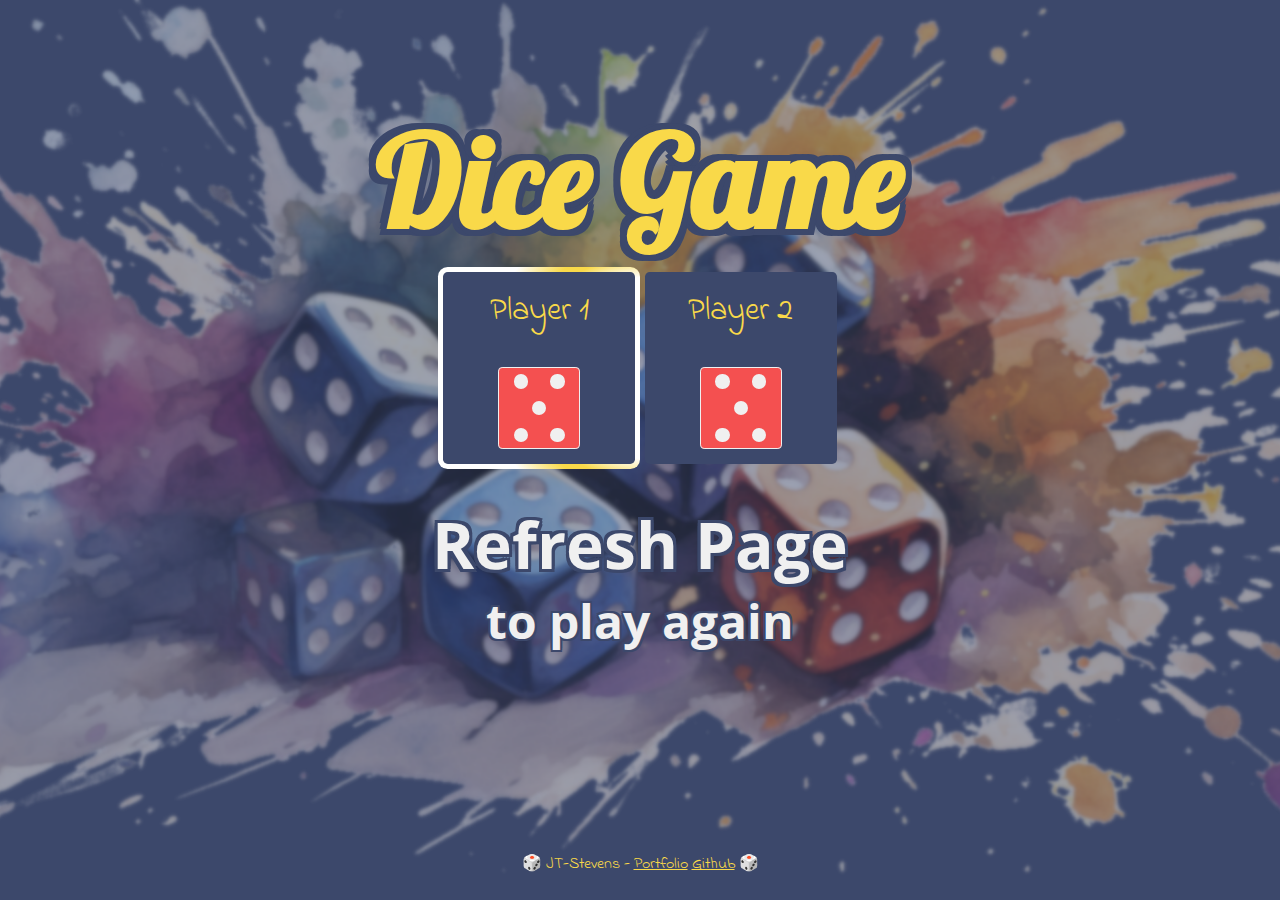
<file: dicee.html>
<!DOCTYPE html>
<html lang="en" dir="ltr">

<head>
  <meta charset="utf-8">
  <title>Dicee</title>
  <link rel="stylesheet" href="styles.css">
  <link href="https://fonts.googleapis.com/css?family=Indie+Flower|Lobster" rel="stylesheet">
  <link rel="preconnect" href="https://fonts.googleapis.com">
  <link rel="preconnect" href="https://fonts.gstatic.com" crossorigin>
  <link href="https://fonts.googleapis.com/css2?family=Open+Sans:wght@300&display=swap" rel="stylesheet">
</head>

<body class="bg">

  <div class="container">
    <h1>Dice Game</h1>
    <h2 hidden id="Tie">Tie Game!</h2>
    <h2 hidden id="player-1-won">Player One Won!</h2>
    <h2 hidden id="player-2-won">Player Two Won!</h2>

    <div id="wrapper">
      <div id="border">
      </div>
      <div id="player1" class="dice-card">
        <p class="card-title">Player 1</p>

        <div class="dice-face">
          <div class="row">
            <div class="dot"></div>
            <div class="dot"></div>
          </div>
          <div class="row">
            <div class="dot"></div>
            <div class="dot"></div>
          </div>
          <div class="row">
            <div class="dot"></div>
            <div class="dot"></div>
          </div>
        </div>
      </div>

      <div id="player2" class="dice-card">
        <p class="card-title">Player 2</p>
        <div class="dice-face">
          <div class="row">
            <div class="dot"></div>
            <div class="dot"></div>
          </div>
          <div class="row">
            <div class="dot"></div>
            <div class="dot"></div>
          </div>
          <div class="row">
            <div class="dot"></div>
            <div class="dot"></div>
          </div>
        </div>
      </div>


    </div>

    <h3>Refresh Page</h3>
    <h4>to play again</h4>

  </div>
  <script src="./index.js"></script>
</body>

<footer>
  🎲 JT-Stevens -
  <a href="https://jt-stevens.github.io/portfolio/">Portfolio</a>
  <a href="https://github.com/JT-Stevens">Github</a> 🎲 
</footer>

</html>
</file>
<file: styles.css>
body {
  background-color: #3C486B;
  height: 100%;

  display: flex;
  align-items: center;
  justify-content: center;

  min-height: 100vh;
  flex-direction: column;
}

.bg {
  background-image: url("Images/DiceBackground.png");
  background-repeat: no-repeat;
  background-position: center;
  height: 100%;
  background-size: cover;

  margin: 0;
}


.container {
  width: 70%;
  margin: auto;

  text-align: center;
}


h1,
h2,
h3,
h4,
p,
button {
  text-shadow:
    0.05em 0 #3C486B,
    0 0.05em #3C486B,
    -0.05em 0 #3C486B,
    0 -0.05em #3C486B,
    -0.05em -0.05em #3C486B,
    -0.05em 0.05em #3C486B,
    0.05em -0.05em #3C486B,
    0.05em 0.05em #3C486B;
}



h1,
h2 {
  margin: 0;

  font-family: 'Lobster', cursive;
  font-size: 8rem;
  color: #F9D949;

}

h2 {
  font-size: 5rem;
  margin: 0;
  font-family: 'Indie Flower', cursive;
}

h3,
h4 {
  margin: 0;
  font-family: 'Open Sans', sans-serif;
  font-size: 4rem;
  color: #F0F0F0;
}

h4 {
  font-size: 3rem;
}


#wrapper {
  display: inline-flex;

  margin: 2em;
  margin-top: .5em;

  position: relative;
}

.player-1-won {
  justify-content: flex-start;
}

.player-2-won {
  justify-content: flex-end;
}


#border {
  position: absolute;

  height: 100%;
  width: 50%;

  z-index: -1;

  background: radial-gradient(circle, #fff 20%, #fff 40%, #F9D949 50%, #F9D949 55%, #fff 70%, #fff 100%);
  background-size: 200% auto;
  animation: shine 1.5s linear infinite;

  border-radius: .6em;
}

@keyframes shine {
  to {
    background-position: 200% center;
  }
}

.dice-card {
  background-color: #3C486B;

  height: 10rem;
  width: 10rem;

  padding: 1em;
  margin: .3em;

  border-radius: .3em;
}

.card-title,
.info {
  margin: auto;
  margin-bottom: 1em;

  font-size: 2rem;
  color: #F9D949;
  font-family: 'Indie Flower', cursive;
}

.dice-face {
  width: 5rem;
  height: 5rem;
  background-color: #F45050;

  border: #F0F0F0 solid 1px;
  border-radius: 5%;

  display: flex;
  align-content: space-between;
  flex-direction: column;

  margin: auto;
}

.dot {
  width: .9rem;
  height: .9rem;

  margin: 0 .5em;

  background-color: #F0F0F0;

  border-radius: 50%;
}

.row {
  display: flex;
  flex-basis: 100%;
  justify-content: space-around;
  align-items: center;
}

button {
  display: block;
  margin: auto;
  color: #F9D949;
  background-color: #F45050;
  border: none;

  padding: .5em;

  border-radius: 4px;

  font-size: 1.5rem;


  transition: box-shadow 0.3s ease-in-out;
  box-shadow: 0 0 2.5px #F9D949,
    0 0 5px #F9D949,
    0 0 15px #F9D949,
    0 0 50px #F9D949;

}

button:hover {
  box-shadow: 0 0 5px #F9D949,
    0 0 25px #F9D949,
    0 0 50px #F9D949,
    0 0 200px #F9D949;
  transition: box-shadow 0.3s ease-in-out;
  transform: scale(1.05, 1.05);
}


button .rotate {
  animation: rotation 4s infinite alternate, ease;
}

@keyframes rotation {
  from {
    transform: rotate(0deg);
  }

  to {
    transform: rotate(720deg);
  }
}


a {
  color: #F9D949;
  text-decoration: none;
}

footer a {
  text-decoration: underline;
}

footer a:visited {
  color: #F0F0F0;
}

footer {
  color: #F9D949;
  text-align: center;
  font-family: 'Indie Flower', cursive;

  width: 100%;
  margin: auto;
  margin-bottom: 0;

  height: 3em;


}
</file>
